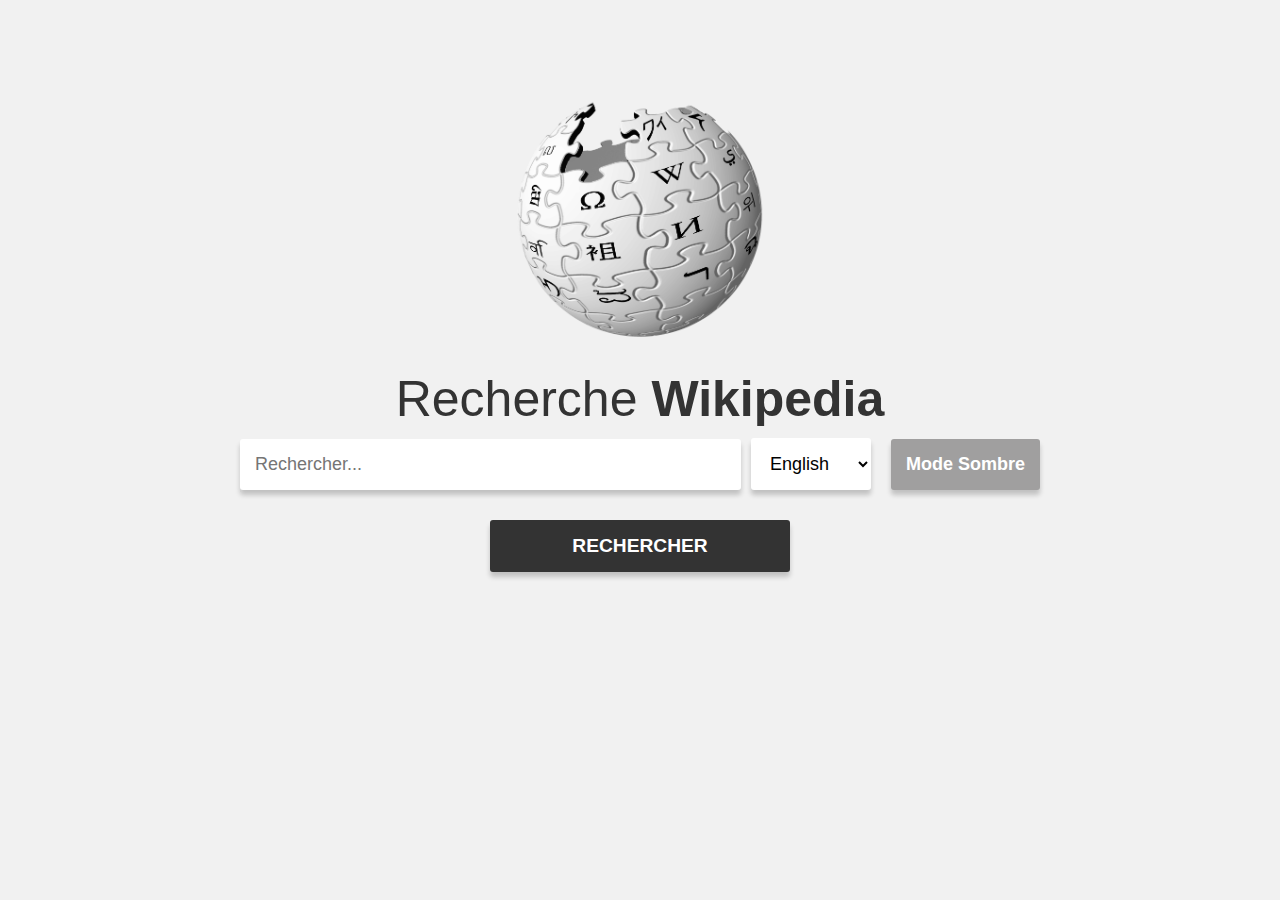
<file: index.html>
<!DOCTYPE html>
<html lang="fr">

<head>
  <meta charset="UTF-8" />
  <meta name="viewport" content="width=device-width, initial-scale=1.0" />
  <title>Wiki Search</title>
  <link rel="stylesheet" href="style.css" />

   <!-- Favicon -->
  <link rel="icon" href="ressources/favicon.ico" type="image/x-icon" />
</head>

<body>
  <!-- Logo de Wikipedia -->
  <img src="ressources/wiki-logo.png" alt="wikipedia logo" class="wiki-logo">

  <!-- Titre de la page -->
  <h1>Recherche <span>Wikipedia</span></h1>

  <!-- Formulaire de recherche -->
  <form>
    <div class="search-container">
      <!-- Champ de saisie pour la recherche -->
      <input type="text" class="search-input" placeholder="Rechercher...">
      
      <!-- Sélecteur de langue -->
      <select class="language-select">
        <option value="en">English</option>
        <option value="fr">Français</option>
        <option value="es">Español</option>
        <!-- Ajouter d'autres langues ici -->
      </select>
      
      <!-- Bouton pour activer/désactiver le mode sombre -->
      <button class="theme-toggle-button">Mode Sombre</button>
    </div>
    <!-- Liste des suggestions de recherche -->
    <div class="suggestions-list"></div>
  </form>

  <!-- Bouton de recherche -->
  <button class="search-button">Rechercher</button>

  <!-- Message d'erreur -->
  <p class="error-msg"></p>
  
  <!-- Zone d'affichage des résultats de recherche -->
  <div class="results-display"></div>
  
  <!-- Loader pour indiquer le chargement -->
  <div class="loader">
    <span class="dot"></span>
    <span class="dot"></span>
    <span class="dot"></span>
  </div>

  <script src="app.js"></script>
</body>

</html>
</file>
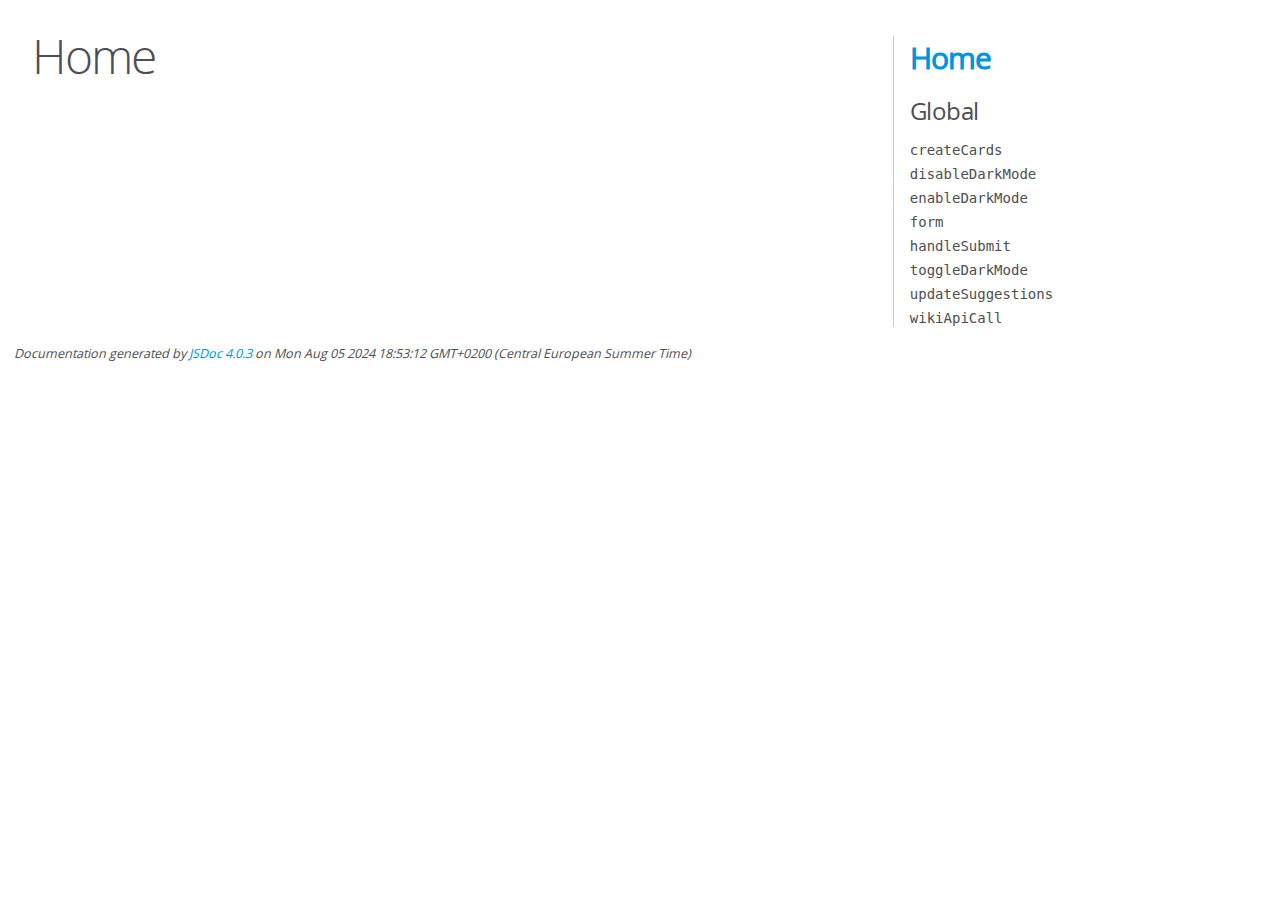
<file: docs/index.html>
<!DOCTYPE html>
<html lang="en">
<head>
    <meta charset="utf-8">
    <title>JSDoc: Home</title>

    <script src="scripts/prettify/prettify.js"> </script>
    <script src="scripts/prettify/lang-css.js"> </script>
    <!--[if lt IE 9]>
      <script src="//html5shiv.googlecode.com/svn/trunk/html5.js"></script>
    <![endif]-->
    <link type="text/css" rel="stylesheet" href="styles/prettify-tomorrow.css">
    <link type="text/css" rel="stylesheet" href="styles/jsdoc-default.css">
</head>

<body>

<div id="main">

    <h1 class="page-title">Home</h1>

    



    


    <h3> </h3>










    









</div>

<nav>
    <h2><a href="index.html">Home</a></h2><h3>Global</h3><ul><li><a href="global.html#createCards">createCards</a></li><li><a href="global.html#disableDarkMode">disableDarkMode</a></li><li><a href="global.html#enableDarkMode">enableDarkMode</a></li><li><a href="global.html#form">form</a></li><li><a href="global.html#handleSubmit">handleSubmit</a></li><li><a href="global.html#toggleDarkMode">toggleDarkMode</a></li><li><a href="global.html#updateSuggestions">updateSuggestions</a></li><li><a href="global.html#wikiApiCall">wikiApiCall</a></li></ul>
</nav>

<br class="clear">

<footer>
    Documentation generated by <a href="https://github.com/jsdoc/jsdoc">JSDoc 4.0.3</a> on Mon Aug 05 2024 18:53:12 GMT+0200 (Central European Summer Time)
</footer>

<script> prettyPrint(); </script>
<script src="scripts/linenumber.js"> </script>
</body>
</html>
</file>
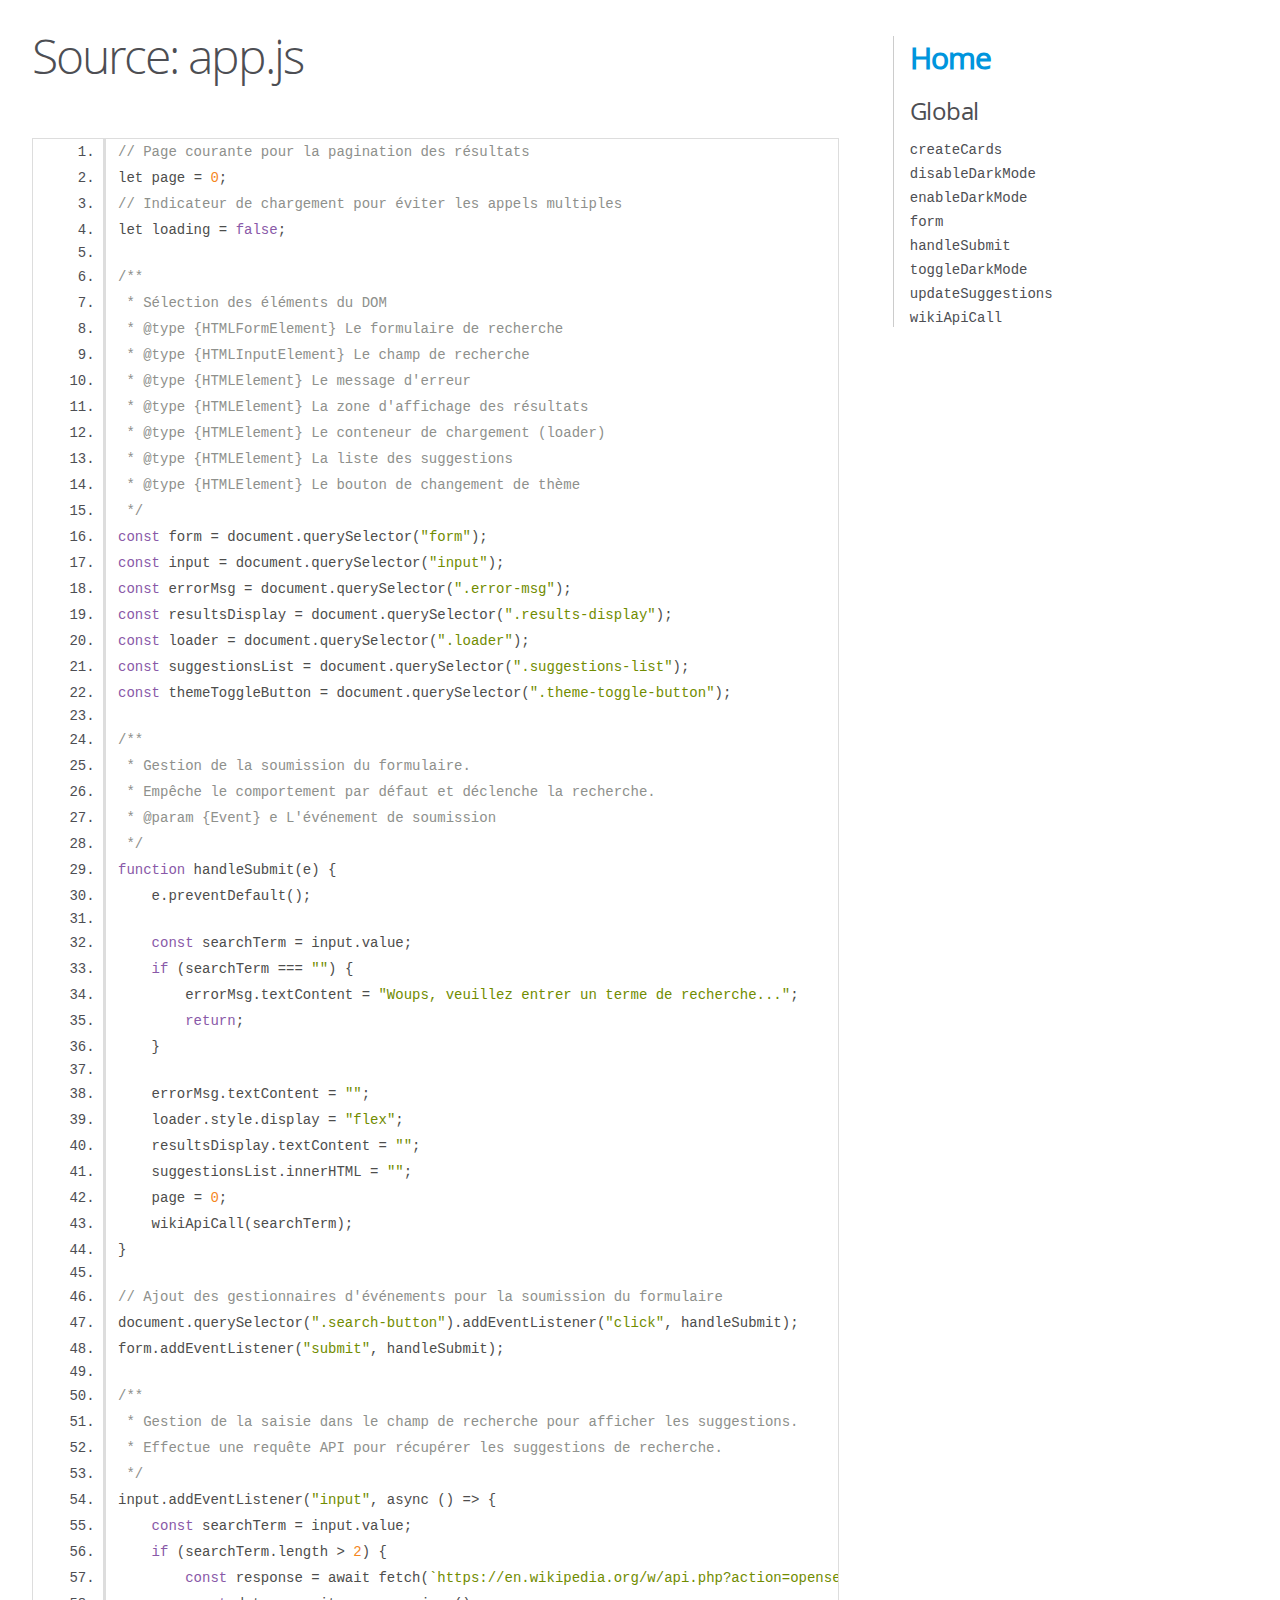
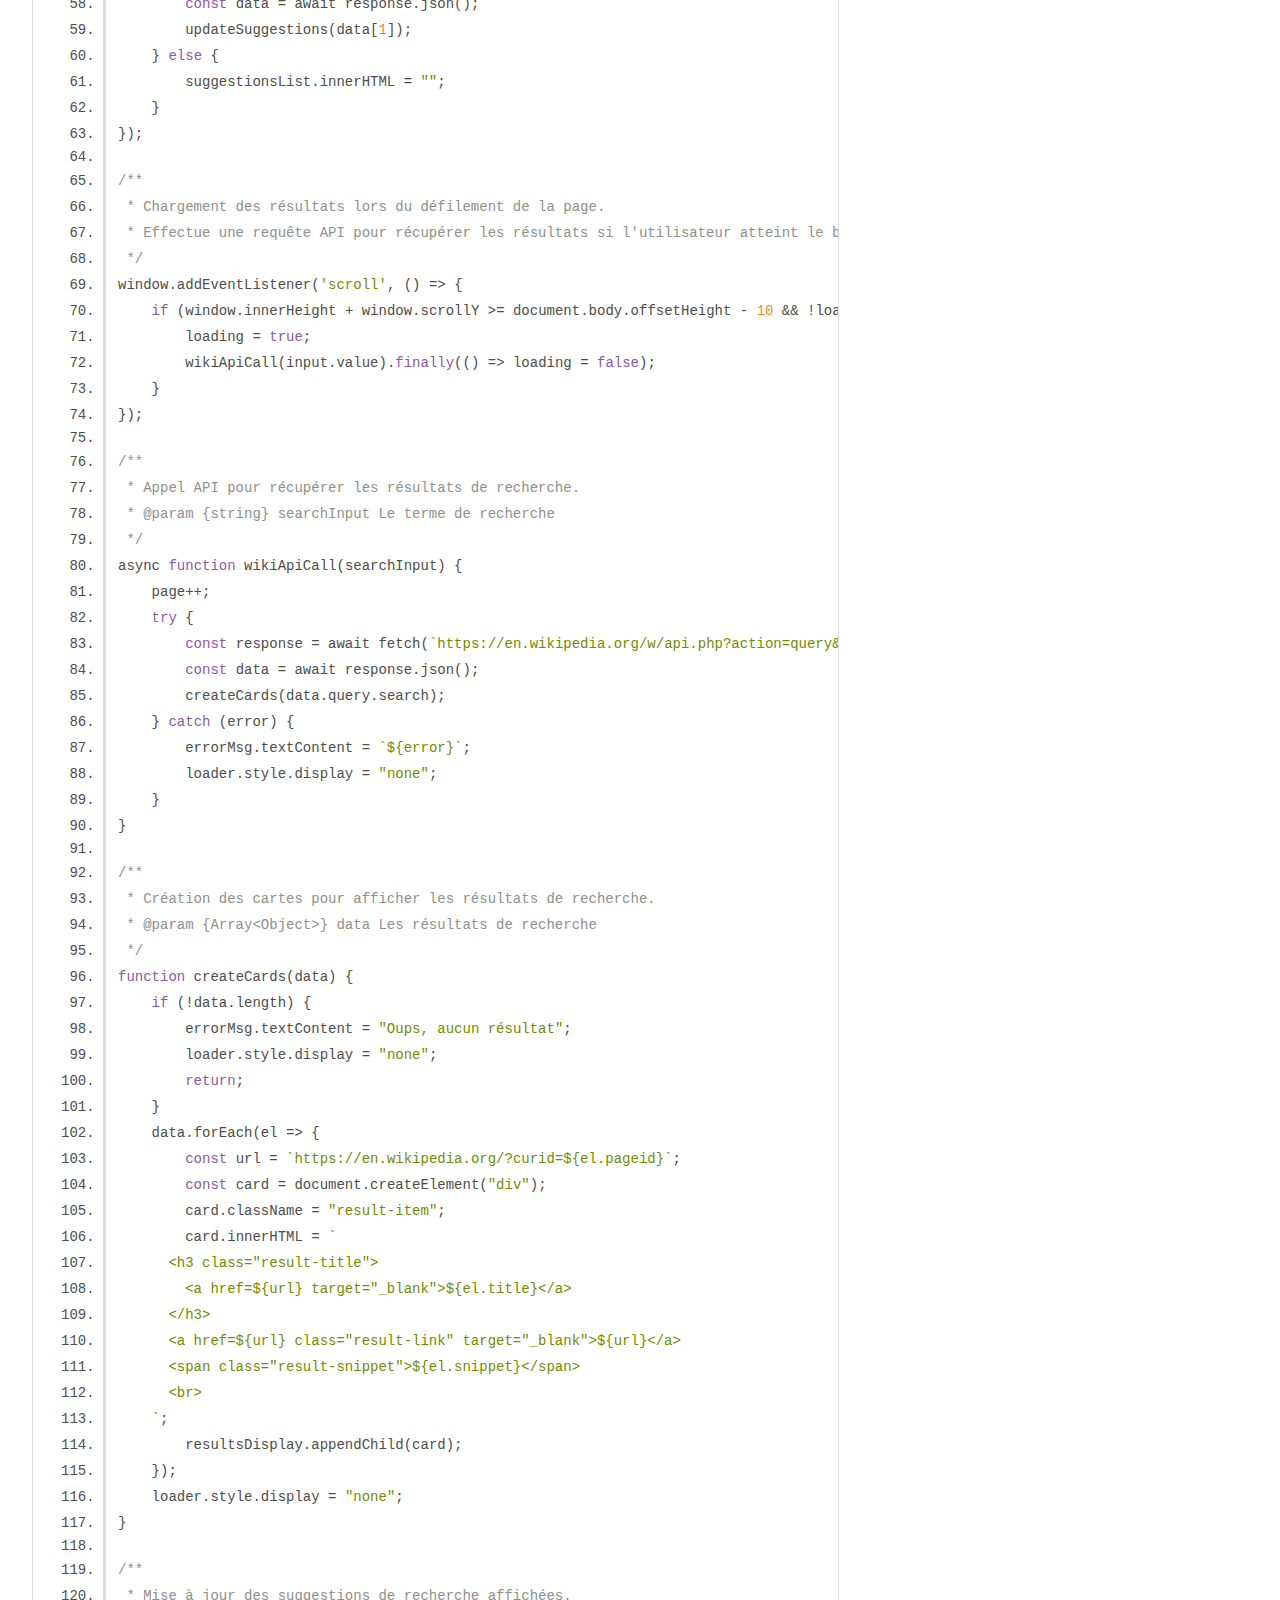
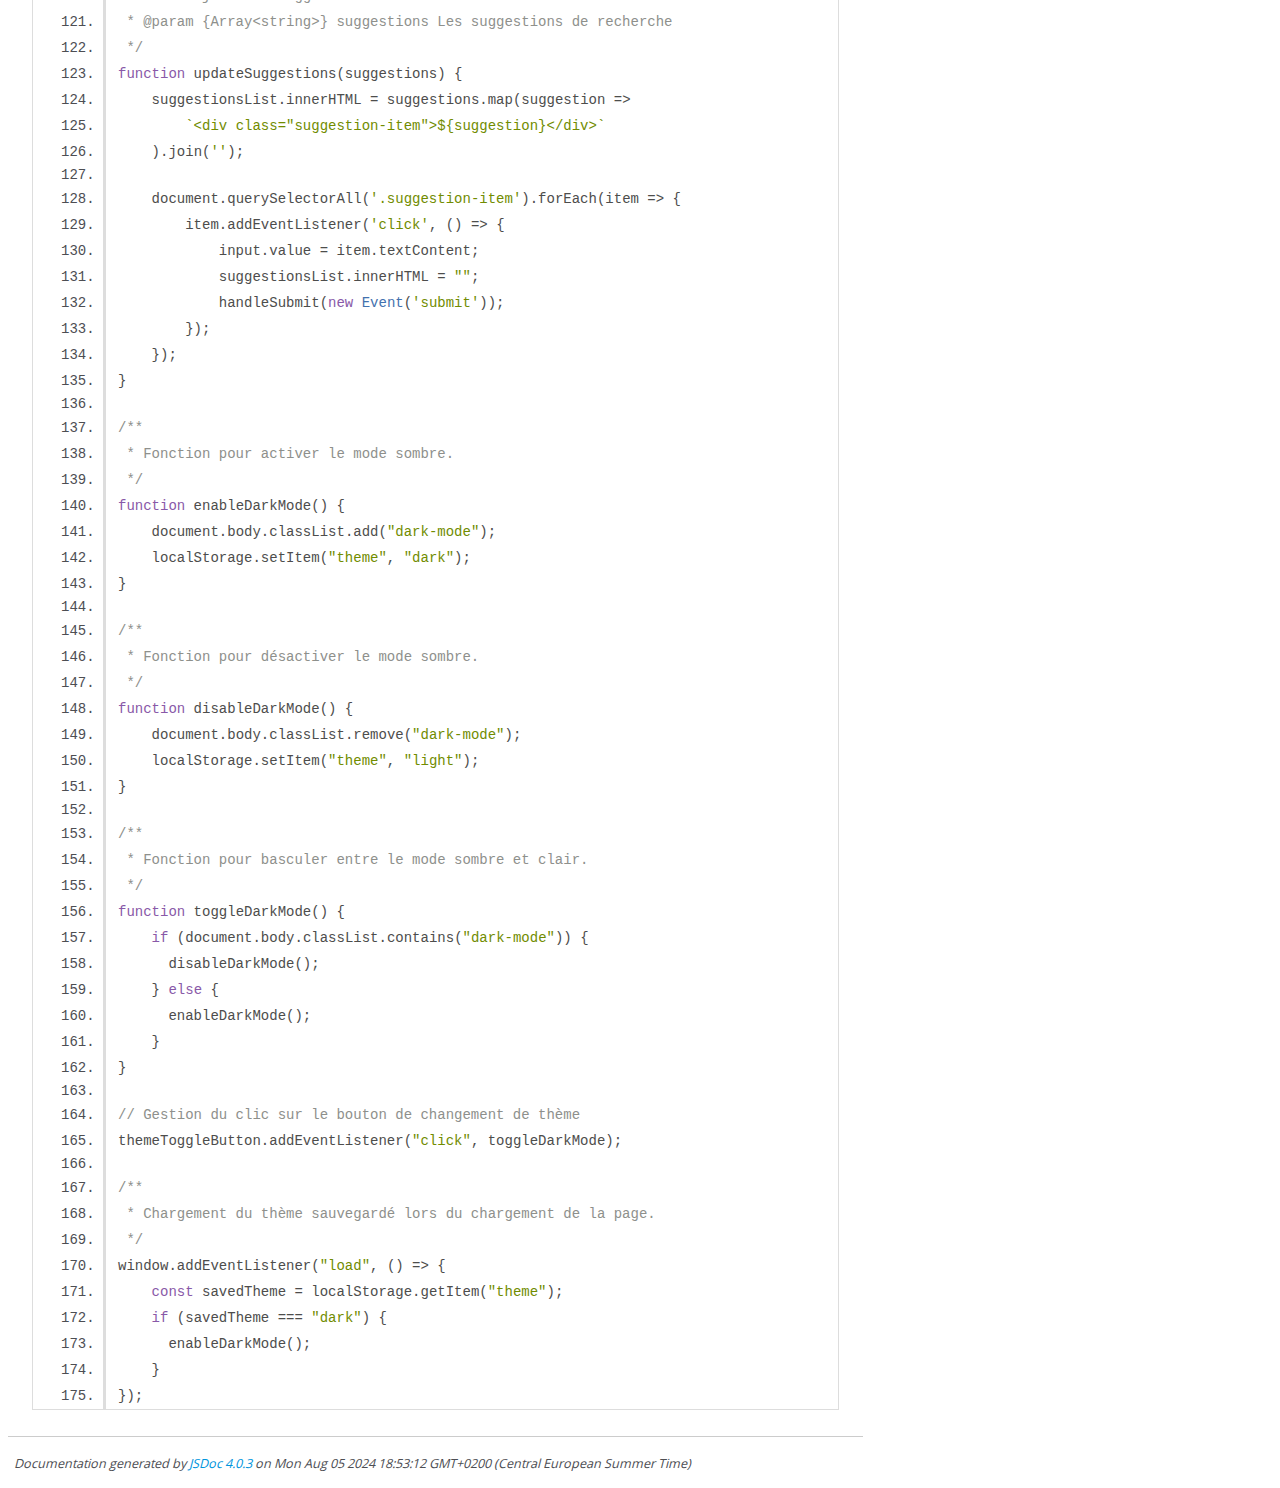
<file: docs/app.js.html>
<!DOCTYPE html>
<html lang="en">
<head>
    <meta charset="utf-8">
    <title>JSDoc: Source: app.js</title>

    <script src="scripts/prettify/prettify.js"> </script>
    <script src="scripts/prettify/lang-css.js"> </script>
    <!--[if lt IE 9]>
      <script src="//html5shiv.googlecode.com/svn/trunk/html5.js"></script>
    <![endif]-->
    <link type="text/css" rel="stylesheet" href="styles/prettify-tomorrow.css">
    <link type="text/css" rel="stylesheet" href="styles/jsdoc-default.css">
</head>

<body>

<div id="main">

    <h1 class="page-title">Source: app.js</h1>

    



    
    <section>
        <article>
            <pre class="prettyprint source linenums"><code>// Page courante pour la pagination des résultats
let page = 0;
// Indicateur de chargement pour éviter les appels multiples
let loading = false;

/**
 * Sélection des éléments du DOM
 * @type {HTMLFormElement} Le formulaire de recherche
 * @type {HTMLInputElement} Le champ de recherche
 * @type {HTMLElement} Le message d'erreur
 * @type {HTMLElement} La zone d'affichage des résultats
 * @type {HTMLElement} Le conteneur de chargement (loader)
 * @type {HTMLElement} La liste des suggestions
 * @type {HTMLElement} Le bouton de changement de thème
 */
const form = document.querySelector("form");
const input = document.querySelector("input");
const errorMsg = document.querySelector(".error-msg");
const resultsDisplay = document.querySelector(".results-display");
const loader = document.querySelector(".loader");
const suggestionsList = document.querySelector(".suggestions-list");
const themeToggleButton = document.querySelector(".theme-toggle-button");

/**
 * Gestion de la soumission du formulaire.
 * Empêche le comportement par défaut et déclenche la recherche.
 * @param {Event} e L'événement de soumission
 */
function handleSubmit(e) {
    e.preventDefault();

    const searchTerm = input.value;
    if (searchTerm === "") {
        errorMsg.textContent = "Woups, veuillez entrer un terme de recherche...";
        return;
    }

    errorMsg.textContent = "";
    loader.style.display = "flex";
    resultsDisplay.textContent = "";
    suggestionsList.innerHTML = ""; 
    page = 0;  
    wikiApiCall(searchTerm);
}

// Ajout des gestionnaires d'événements pour la soumission du formulaire
document.querySelector(".search-button").addEventListener("click", handleSubmit);
form.addEventListener("submit", handleSubmit);

/**
 * Gestion de la saisie dans le champ de recherche pour afficher les suggestions.
 * Effectue une requête API pour récupérer les suggestions de recherche.
 */
input.addEventListener("input", async () => {
    const searchTerm = input.value;
    if (searchTerm.length > 2) {
        const response = await fetch(`https://en.wikipedia.org/w/api.php?action=opensearch&amp;search=${searchTerm}&amp;format=json&amp;origin=*`);
        const data = await response.json();
        updateSuggestions(data[1]);
    } else {
        suggestionsList.innerHTML = "";
    }
});

/**
 * Chargement des résultats lors du défilement de la page.
 * Effectue une requête API pour récupérer les résultats si l'utilisateur atteint le bas de la page.
 */
window.addEventListener('scroll', () => {
    if (window.innerHeight + window.scrollY >= document.body.offsetHeight - 10 &amp;&amp; !loading) {
        loading = true;
        wikiApiCall(input.value).finally(() => loading = false);
    }
});

/**
 * Appel API pour récupérer les résultats de recherche.
 * @param {string} searchInput Le terme de recherche
 */
async function wikiApiCall(searchInput) {
    page++;
    try {
        const response = await fetch(`https://en.wikipedia.org/w/api.php?action=query&amp;list=search&amp;format=json&amp;origin=*&amp;srlimit=20&amp;srsearch=${searchInput}&amp;sroffset=${page * 20}`);
        const data = await response.json();
        createCards(data.query.search);
    } catch (error) {
        errorMsg.textContent = `${error}`;
        loader.style.display = "none";
    }
}

/**
 * Création des cartes pour afficher les résultats de recherche.
 * @param {Array&lt;Object>} data Les résultats de recherche
 */
function createCards(data) {
    if (!data.length) {
        errorMsg.textContent = "Oups, aucun résultat";
        loader.style.display = "none";
        return;
    }
    data.forEach(el => {
        const url = `https://en.wikipedia.org/?curid=${el.pageid}`;
        const card = document.createElement("div");
        card.className = "result-item";
        card.innerHTML = `
      &lt;h3 class="result-title">
        &lt;a href=${url} target="_blank">${el.title}&lt;/a>
      &lt;/h3>
      &lt;a href=${url} class="result-link" target="_blank">${url}&lt;/a>
      &lt;span class="result-snippet">${el.snippet}&lt;/span>
      &lt;br>
    `;
        resultsDisplay.appendChild(card);
    });
    loader.style.display = "none";
}

/**
 * Mise à jour des suggestions de recherche affichées.
 * @param {Array&lt;string>} suggestions Les suggestions de recherche
 */
function updateSuggestions(suggestions) {
    suggestionsList.innerHTML = suggestions.map(suggestion =>
        `&lt;div class="suggestion-item">${suggestion}&lt;/div>`
    ).join('');

    document.querySelectorAll('.suggestion-item').forEach(item => {
        item.addEventListener('click', () => {
            input.value = item.textContent;
            suggestionsList.innerHTML = "";
            handleSubmit(new Event('submit'));  
        });
    });
}

/**
 * Fonction pour activer le mode sombre.
 */
function enableDarkMode() {
    document.body.classList.add("dark-mode");
    localStorage.setItem("theme", "dark");
}

/**
 * Fonction pour désactiver le mode sombre.
 */
function disableDarkMode() {
    document.body.classList.remove("dark-mode");
    localStorage.setItem("theme", "light");
}

/**
 * Fonction pour basculer entre le mode sombre et clair.
 */
function toggleDarkMode() {
    if (document.body.classList.contains("dark-mode")) {
      disableDarkMode();
    } else {
      enableDarkMode();
    }
}

// Gestion du clic sur le bouton de changement de thème
themeToggleButton.addEventListener("click", toggleDarkMode);

/**
 * Chargement du thème sauvegardé lors du chargement de la page.
 */
window.addEventListener("load", () => {
    const savedTheme = localStorage.getItem("theme");
    if (savedTheme === "dark") {
      enableDarkMode();
    }
});
</code></pre>
        </article>
    </section>




</div>

<nav>
    <h2><a href="index.html">Home</a></h2><h3>Global</h3><ul><li><a href="global.html#createCards">createCards</a></li><li><a href="global.html#disableDarkMode">disableDarkMode</a></li><li><a href="global.html#enableDarkMode">enableDarkMode</a></li><li><a href="global.html#form">form</a></li><li><a href="global.html#handleSubmit">handleSubmit</a></li><li><a href="global.html#toggleDarkMode">toggleDarkMode</a></li><li><a href="global.html#updateSuggestions">updateSuggestions</a></li><li><a href="global.html#wikiApiCall">wikiApiCall</a></li></ul>
</nav>

<br class="clear">

<footer>
    Documentation generated by <a href="https://github.com/jsdoc/jsdoc">JSDoc 4.0.3</a> on Mon Aug 05 2024 18:53:12 GMT+0200 (Central European Summer Time)
</footer>

<script> prettyPrint(); </script>
<script src="scripts/linenumber.js"> </script>
</body>
</html>
</file>
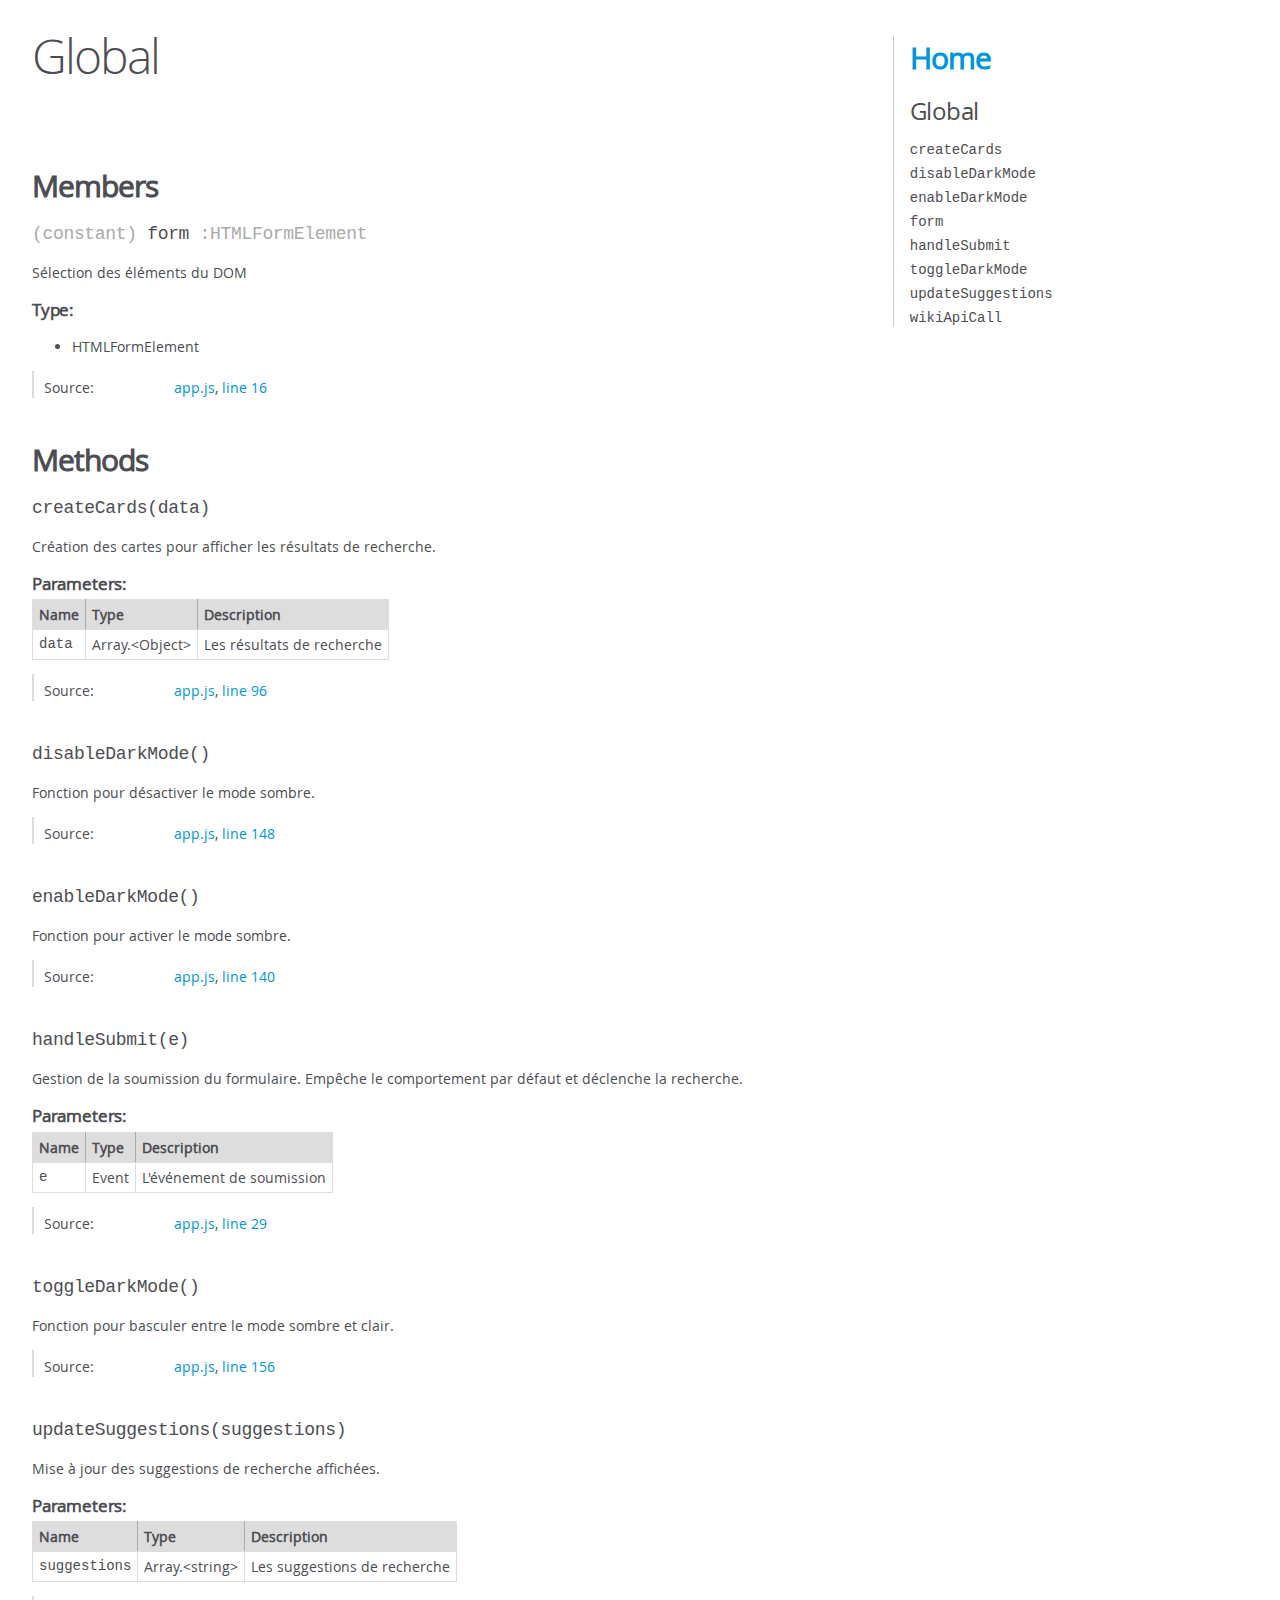
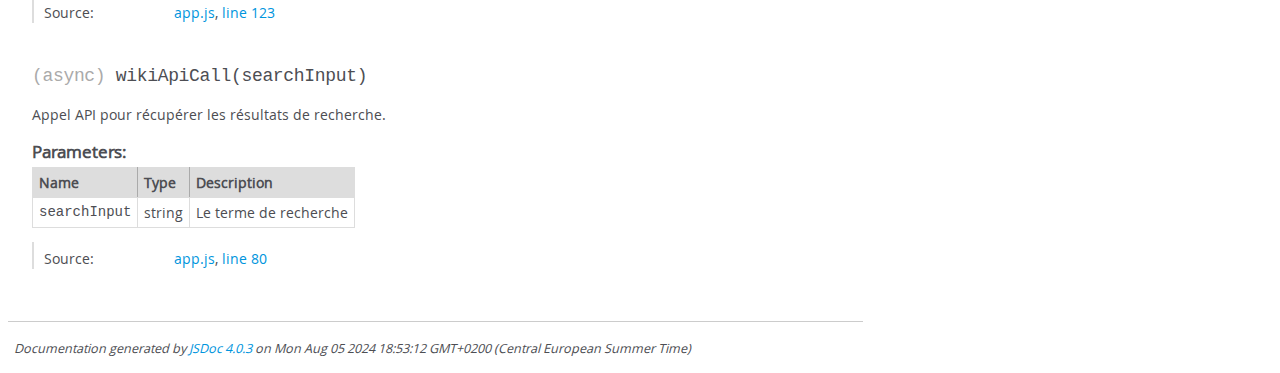
<file: docs/global.html>
<!DOCTYPE html>
<html lang="en">
<head>
    <meta charset="utf-8">
    <title>JSDoc: Global</title>

    <script src="scripts/prettify/prettify.js"> </script>
    <script src="scripts/prettify/lang-css.js"> </script>
    <!--[if lt IE 9]>
      <script src="//html5shiv.googlecode.com/svn/trunk/html5.js"></script>
    <![endif]-->
    <link type="text/css" rel="stylesheet" href="styles/prettify-tomorrow.css">
    <link type="text/css" rel="stylesheet" href="styles/jsdoc-default.css">
</head>

<body>

<div id="main">

    <h1 class="page-title">Global</h1>

    




<section>

<header>
    
        <h2></h2>
        
    
</header>

<article>
    <div class="container-overview">
    
        

        


<dl class="details">

    

    

    

    

    

    

    

    

    

    

    

    

    

    

    

    
</dl>


        
    
    </div>

    

    

    

    

    

    

    
        <h3 class="subsection-title">Members</h3>

        
            
<h4 class="name" id="form"><span class="type-signature">(constant) </span>form<span class="type-signature"> :HTMLFormElement</span></h4>




<div class="description">
    Sélection des éléments du DOM
</div>



    <h5>Type:</h5>
    <ul>
        <li>
            
<span class="param-type">HTMLFormElement</span>


        </li>
    </ul>





<dl class="details">

    

    

    

    

    

    

    

    

    

    

    

    

    
    <dt class="tag-source">Source:</dt>
    <dd class="tag-source"><ul class="dummy"><li>
        <a href="app.js.html">app.js</a>, <a href="app.js.html#line16">line 16</a>
    </li></ul></dd>
    

    

    

    
</dl>






        
    

    
        <h3 class="subsection-title">Methods</h3>

        
            

    

    
    <h4 class="name" id="createCards"><span class="type-signature"></span>createCards<span class="signature">(data)</span><span class="type-signature"></span></h4>
    

    



<div class="description">
    Création des cartes pour afficher les résultats de recherche.
</div>









    <h5>Parameters:</h5>
    

<table class="params">
    <thead>
    <tr>
        
        <th>Name</th>
        

        <th>Type</th>

        

        

        <th class="last">Description</th>
    </tr>
    </thead>

    <tbody>
    

        <tr>
            
                <td class="name"><code>data</code></td>
            

            <td class="type">
            
                
<span class="param-type">Array.&lt;Object></span>


            
            </td>

            

            

            <td class="description last">Les résultats de recherche</td>
        </tr>

    
    </tbody>
</table>






<dl class="details">

    

    

    

    

    

    

    

    

    

    

    

    

    
    <dt class="tag-source">Source:</dt>
    <dd class="tag-source"><ul class="dummy"><li>
        <a href="app.js.html">app.js</a>, <a href="app.js.html#line96">line 96</a>
    </li></ul></dd>
    

    

    

    
</dl>




















        
            

    

    
    <h4 class="name" id="disableDarkMode"><span class="type-signature"></span>disableDarkMode<span class="signature">()</span><span class="type-signature"></span></h4>
    

    



<div class="description">
    Fonction pour désactiver le mode sombre.
</div>













<dl class="details">

    

    

    

    

    

    

    

    

    

    

    

    

    
    <dt class="tag-source">Source:</dt>
    <dd class="tag-source"><ul class="dummy"><li>
        <a href="app.js.html">app.js</a>, <a href="app.js.html#line148">line 148</a>
    </li></ul></dd>
    

    

    

    
</dl>




















        
            

    

    
    <h4 class="name" id="enableDarkMode"><span class="type-signature"></span>enableDarkMode<span class="signature">()</span><span class="type-signature"></span></h4>
    

    



<div class="description">
    Fonction pour activer le mode sombre.
</div>













<dl class="details">

    

    

    

    

    

    

    

    

    

    

    

    

    
    <dt class="tag-source">Source:</dt>
    <dd class="tag-source"><ul class="dummy"><li>
        <a href="app.js.html">app.js</a>, <a href="app.js.html#line140">line 140</a>
    </li></ul></dd>
    

    

    

    
</dl>




















        
            

    

    
    <h4 class="name" id="handleSubmit"><span class="type-signature"></span>handleSubmit<span class="signature">(e)</span><span class="type-signature"></span></h4>
    

    



<div class="description">
    Gestion de la soumission du formulaire.
Empêche le comportement par défaut et déclenche la recherche.
</div>









    <h5>Parameters:</h5>
    

<table class="params">
    <thead>
    <tr>
        
        <th>Name</th>
        

        <th>Type</th>

        

        

        <th class="last">Description</th>
    </tr>
    </thead>

    <tbody>
    

        <tr>
            
                <td class="name"><code>e</code></td>
            

            <td class="type">
            
                
<span class="param-type">Event</span>


            
            </td>

            

            

            <td class="description last">L'événement de soumission</td>
        </tr>

    
    </tbody>
</table>






<dl class="details">

    

    

    

    

    

    

    

    

    

    

    

    

    
    <dt class="tag-source">Source:</dt>
    <dd class="tag-source"><ul class="dummy"><li>
        <a href="app.js.html">app.js</a>, <a href="app.js.html#line29">line 29</a>
    </li></ul></dd>
    

    

    

    
</dl>




















        
            

    

    
    <h4 class="name" id="toggleDarkMode"><span class="type-signature"></span>toggleDarkMode<span class="signature">()</span><span class="type-signature"></span></h4>
    

    



<div class="description">
    Fonction pour basculer entre le mode sombre et clair.
</div>













<dl class="details">

    

    

    

    

    

    

    

    

    

    

    

    

    
    <dt class="tag-source">Source:</dt>
    <dd class="tag-source"><ul class="dummy"><li>
        <a href="app.js.html">app.js</a>, <a href="app.js.html#line156">line 156</a>
    </li></ul></dd>
    

    

    

    
</dl>




















        
            

    

    
    <h4 class="name" id="updateSuggestions"><span class="type-signature"></span>updateSuggestions<span class="signature">(suggestions)</span><span class="type-signature"></span></h4>
    

    



<div class="description">
    Mise à jour des suggestions de recherche affichées.
</div>









    <h5>Parameters:</h5>
    

<table class="params">
    <thead>
    <tr>
        
        <th>Name</th>
        

        <th>Type</th>

        

        

        <th class="last">Description</th>
    </tr>
    </thead>

    <tbody>
    

        <tr>
            
                <td class="name"><code>suggestions</code></td>
            

            <td class="type">
            
                
<span class="param-type">Array.&lt;string></span>


            
            </td>

            

            

            <td class="description last">Les suggestions de recherche</td>
        </tr>

    
    </tbody>
</table>






<dl class="details">

    

    

    

    

    

    

    

    

    

    

    

    

    
    <dt class="tag-source">Source:</dt>
    <dd class="tag-source"><ul class="dummy"><li>
        <a href="app.js.html">app.js</a>, <a href="app.js.html#line123">line 123</a>
    </li></ul></dd>
    

    

    

    
</dl>




















        
            

    

    
    <h4 class="name" id="wikiApiCall"><span class="type-signature">(async) </span>wikiApiCall<span class="signature">(searchInput)</span><span class="type-signature"></span></h4>
    

    



<div class="description">
    Appel API pour récupérer les résultats de recherche.
</div>









    <h5>Parameters:</h5>
    

<table class="params">
    <thead>
    <tr>
        
        <th>Name</th>
        

        <th>Type</th>

        

        

        <th class="last">Description</th>
    </tr>
    </thead>

    <tbody>
    

        <tr>
            
                <td class="name"><code>searchInput</code></td>
            

            <td class="type">
            
                
<span class="param-type">string</span>


            
            </td>

            

            

            <td class="description last">Le terme de recherche</td>
        </tr>

    
    </tbody>
</table>






<dl class="details">

    

    

    

    

    

    

    

    

    

    

    

    

    
    <dt class="tag-source">Source:</dt>
    <dd class="tag-source"><ul class="dummy"><li>
        <a href="app.js.html">app.js</a>, <a href="app.js.html#line80">line 80</a>
    </li></ul></dd>
    

    

    

    
</dl>




















        
    

    

    
</article>

</section>




</div>

<nav>
    <h2><a href="index.html">Home</a></h2><h3>Global</h3><ul><li><a href="global.html#createCards">createCards</a></li><li><a href="global.html#disableDarkMode">disableDarkMode</a></li><li><a href="global.html#enableDarkMode">enableDarkMode</a></li><li><a href="global.html#form">form</a></li><li><a href="global.html#handleSubmit">handleSubmit</a></li><li><a href="global.html#toggleDarkMode">toggleDarkMode</a></li><li><a href="global.html#updateSuggestions">updateSuggestions</a></li><li><a href="global.html#wikiApiCall">wikiApiCall</a></li></ul>
</nav>

<br class="clear">

<footer>
    Documentation generated by <a href="https://github.com/jsdoc/jsdoc">JSDoc 4.0.3</a> on Mon Aug 05 2024 18:53:12 GMT+0200 (Central European Summer Time)
</footer>

<script> prettyPrint(); </script>
<script src="scripts/linenumber.js"> </script>
</body>
</html>
</file>
<file: style.css>
/* Réinitialisation des marges et des bordures pour tous les éléments */
*,
::before,
::after {
  box-sizing: border-box; /* Inclut les bordures et les marges dans la largeur et la hauteur totales des éléments */
  margin: 0;
  padding: 0;
}

/* Styles de base pour le corps de la page */
body {
  min-height: 100vh; /* Assure que le corps prend au moins toute la hauteur de la fenêtre */
  background: #f1f1f1; /* Couleur de fond légère */
  font-family: Arial, Helvetica, sans-serif; /* Police de caractères utilisée */
  padding: clamp(20px, 5vw, 50px) 20px 20px; /* Espacement adaptatif avec un minimum et un maximum */
}

/* Logo de la page wiki */
.wiki-logo {
  width: clamp(100px, 25vw, 250px); /* Largeur adaptable en fonction de la taille de l'écran */
  display: block;
  margin: 50px auto 0; /* Centre le logo horizontalement avec un espace au-dessus */
}

/* Styles pour le titre principal */
h1 {
  font-size: clamp(20px, 5vw, 50px); /* Taille de la police adaptative */
  color: #333; /* Couleur du texte */
  text-align: center; /* Centre le texte */
  margin: 20px 0 10px; /* Espacement au-dessus et au-dessous du titre */
  font-weight: 100; /* Poids de la police léger */
}

h1 span {
  font-weight: 800; /* Poids de la police plus épais pour les parties spécifiques */
}

/* Styles pour le formulaire de recherche */
form {
  max-width: 800px; /* Largeur maximale du formulaire */
  margin: 0 auto 30px; /* Centre le formulaire et ajoute un espace en bas */
}

/* Conteneur pour les éléments de recherche */
.search-container {
  display: flex; /* Utilisation du modèle Flexbox pour l'alignement */
  align-items: center; /* Centre les éléments verticalement */
}

/* Champ de recherche */
input.search-input {
  flex: 1; /* Permet au champ de recherche de prendre toute la place disponible */
  padding: 15px; /* Espacement intérieur */
  font-size: 18px; /* Taille de la police */
  border: none; /* Pas de bordure */
  border-radius: 3px; /* Coins arrondis */
  box-shadow: 0 5px 5px rgba(0, 0, 0, 0.2); /* Ombre portée légère */
  margin-right: 10px; /* Espace à droite du champ de recherche */
}

/* Menu déroulant pour sélectionner la langue */
select.language-select {
  padding: 15px; /* Espacement intérieur */
  font-size: 18px; /* Taille de la police */
  border: none; /* Pas de bordure */
  border-radius: 3px; /* Coins arrondis */
  box-shadow: 0 5px 5px rgba(0, 0, 0, 0.2); /* Ombre portée légère */
  background: #fff; /* Fond blanc */
  margin-right: 20px; /* Espace à droite du menu déroulant */
}

/* Changement de couleur de fond au survol du menu déroulant */
select.language-select:hover {
  background: #f1f1f1; /* Couleur de fond au survol */
}

/* Styles des options du menu déroulant */
select.language-select option {
  background: #fff; /* Fond des options */
  color: #333; /* Couleur du texte */
}

/* Bouton pour changer le thème */
.theme-toggle-button {
  padding: 15px; /* Espacement intérieur */
  font-size: 18px; /* Taille de la police */
  color: #ffffff; /* Couleur du texte */
  background: #a09f9f; /* Couleur de fond */
  border: none; /* Pas de bordure */
  border-radius: 3px; /* Coins arrondis */
  box-shadow: 0 5px 5px rgba(0, 0, 0, 0.2); /* Ombre portée légère */
  cursor: pointer; /* Curseur pointer pour indiquer que c'est cliquable */
  text-align: center; /* Centre le texte */
  display: inline-block; /* Affichage en ligne avec des blocs */
  font-weight: 700; /* Poids de la police plus épais */
}

/* Changement de couleur de fond et de texte au survol du bouton thème */
.theme-toggle-button:hover {
  background-color: #b0b0b0; /* Couleur de fond au survol */
  color: #585858; /* Couleur du texte au survol */
}

/* Liste des suggestions */
.suggestions-list {
  position: absolute; /* Positionnement absolu pour superposer les suggestions */
  max-height: 150px; /* Hauteur maximale */
  overflow-y: auto; /* Ajoute une barre de défilement si nécessaire */
  background: #fff; /* Fond blanc */
  border: 1px solid #ccc; /* Bordure légère */
  border-radius: 3px; /* Coins arrondis */
  z-index: 1000; /* Assure que la liste est au-dessus des autres éléments */
}

/* Éléments de la liste des suggestions */
.suggestion-item {
  padding: 10px; /* Espacement intérieur */
  cursor: pointer; /* Curseur pointer pour indiquer que c'est cliquable */
}

/* Changement de couleur de fond au survol des éléments de la liste */
.suggestion-item:hover {
  background: #f1f1f1; /* Couleur de fond au survol */
}

/* Bouton de recherche */
.search-button {
  display: block; /* Affichage en bloc pour prendre toute la largeur */
  width: 100%; /* Prend toute la largeur disponible */
  max-width: 300px; /* Largeur maximale */
  padding: 15px; /* Espacement intérieur */
  font-size: 1.2rem; /* Taille de la police */
  text-transform: uppercase; /* Met le texte en majuscules */
  font-weight: 700; /* Poids de la police plus épais */
  color: #fff; /* Couleur du texte */
  background: #333; /* Couleur de fond */
  border: none; /* Pas de bordure */
  border-radius: 3px; /* Coins arrondis */
  box-shadow: 0 5px 5px rgba(0, 0, 0, 0.2); /* Ombre portée légère */
  cursor: pointer; /* Curseur pointer pour indiquer que c'est cliquable */
  margin: 20px auto 0; /* Centrage horizontal avec un espace au-dessus */
  text-align: center; /* Centre le texte */
  overflow: hidden; /* Masque le texte qui dépasse */
  text-overflow: ellipsis; /* Ajoute des points de suspension si le texte dépasse */
  white-space: nowrap; /* Empêche le retour à la ligne du texte */
}

/* Changement de couleur de fond au survol du bouton de recherche */
.search-button:hover {
  background-color: #50575e; /* Couleur de fond au survol */
}

/* Message d'erreur */
.error-msg {
  text-align: center; /* Centre le texte */
  color: #454545; /* Couleur du texte */
  margin-top: 30px; /* Espace au-dessus */
  font-size: 20px; /* Taille de la police */
  font-weight: 700; /* Poids de la police plus épais */
}

/* Conteneur des résultats de recherche */
.results-display {
  max-width: 600px; /* Largeur maximale */
  margin: 70px auto; /* Centrage horizontal avec un espace au-dessus */
}

/* Loader pour l'indication de chargement */
.loader {
  display: none; /* Caché par défaut */
  justify-content: center; /* Centre le loader */
}

/* Points du loader */
.dot {
  width: 15px; /* Largeur du point */
  height: 15px; /* Hauteur du point */
  border-radius: 50%; /* Forme ronde */
  background: #111; /* Couleur de fond */
  margin: 0 3px; /* Espacement entre les points */
  animation: load 0.3s infinite ease-out alternate; /* Animation de chargement */
}

/* Animation des points du loader */
.dot:nth-child(2) {
  animation-delay: 0.1s; /* Délai pour le deuxième point */
}

.dot:nth-child(3) {
  animation-delay: 0.2s; /* Délai pour le troisième point */
}

@keyframes load {
  to {
    transform: translateY(10px); /* Animation de déplacement vers le bas */
  }
}

/* Styles pour les éléments de résultat */
.result-item {
  margin-bottom: 20px; /* Espace en bas de chaque élément */
}

/* Titre du résultat */
.result-title {
  font-size: 22px; /* Taille de la police */
}

/* Liens dans le titre du résultat */
.result-title a {
  color: #312f2f; /* Couleur du texte */
  text-decoration: none; /* Pas de soulignement */
}

/* Changement de couleur du lien au survol ou au focus */
.result-title a:hover,
.result-title a:focus {
  color: #7d7d7d; /* Couleur du texte au survol */
}

/* Extrait du résultat */
.result-snippet {
  font-size: 15px; /* Taille de la police */
  color: #444; /* Couleur du texte */
}

/* Liens dans les résultats */
.result-link {
  color: #006621; /* Couleur du texte */
  text-decoration: none; /* Pas de soulignement */
  display: block; /* Affichage en bloc */
  overflow-wrap: break-word; /* Gère le retour à la ligne pour les longs mots */
}

/* Styles pour le mode sombre */
body.dark-mode {
  background: #121212; /* Couleur de fond sombre */
  color: #e0e0e0; /* Couleur du texte clair */
}

/* Couleurs du titre en mode sombre */
body.dark-mode h1 {
  color: #e0e0e0;
}

/* Styles du message d'erreur en mode sombre */
body.dark-mode .error-msg {
  color: #e0e0e0; /* Couleur du texte clair */
  border-radius: 3px; /* Coins arrondis */
  padding: 15px; /* Espacement intérieur */
}

/* Styles des champs de recherche et boutons en mode sombre */
body.dark-mode .search-input,
body.dark-mode .language-select,
body.dark-mode .search-button,
body.dark-mode .theme-toggle-button {
  background: #333; /* Couleur de fond sombre */
  color: #e0e0e0; /* Couleur du texte clair */
  border: 1px solid #444; /* Bordure sombre */
}

/* Couleur des espaces réservés et options en mode sombre */
body.dark-mode .search-input::placeholder,
body.dark-mode .language-select option {
  color: #e0e0e0; /* Couleur du texte clair */
}

/* Changement de couleur de fond des boutons au survol en mode sombre */
body.dark-mode .search-button:hover,
body.dark-mode .theme-toggle-button:hover {
  background-color: #50575e; /* Couleur de fond au survol */
}

/* Couleur des liens dans les résultats en mode sombre */
body.dark-mode .result-title a {
  color: #e0e0e0; /* Couleur du texte clair */
}

/* Changement de couleur des liens au survol ou au focus en mode sombre */
body.dark-mode .result-title a:hover,
body.dark-mode .result-title a:focus {
  color: #6b6969; /* Couleur du texte au survol */
}

/* Styles des éléments de suggestion en mode sombre */
body.dark-mode .suggestion-item {
  color: #444; /* Couleur du texte */
}

/* Changement de couleur de fond au survol des éléments de suggestion en mode sombre */
body.dark-mode .suggestion-item:hover {
  background: #444; /* Couleur de fond sombre */
  color: #e0e0e0; /* Couleur du texte clair */
}

/* Styles du menu déroulant en mode sombre */
body.dark-mode .language-select {
  color: #ffffff; /* Couleur du texte clair */
}

/* Changement de couleur de fond et de texte du menu déroulant au survol en mode sombre */
body.dark-mode .language-select:hover {
  background: #a4a4a4; /* Couleur de fond au survol */
  color: #000000; /* Couleur du texte au survol */
}

/* Styles du bouton de changement de thème en mode sombre */
body.dark-mode .theme-toggle-button {
  background: #585858; /* Couleur de fond sombre */
}

/* Réglages pour les petits écrans */
@media (max-width: 768px) {
  .search-button {
    font-size: 1rem; /* Taille de la police réduite */
    padding: 12px; /* Espacement intérieur réduit */
    max-width: 250px; /* Largeur maximale réduite */
  }
}

/* Réglages pour les très petits écrans */
@media (max-width: 600px) {
  .search-container {
    flex-direction: column; /* Dispose les éléments en colonne */
    align-items: center; /* Centre les éléments horizontalement */
    gap: 10px; /* Espace entre les éléments */
  }
  .search-input {
    width: 100%; /* Prend toute la largeur disponible */
    margin-right: 0; /* Supprime l'espace à droite */
  }
  .language-select {
    width: 100%; /* Prend toute la largeur disponible */
    margin-right: 0; /* Supprime l'espace à droite */
    margin-bottom: 10px; /* Ajoute un espace en bas */
  }
  .theme-toggle-button {
    width: 100%; /* Prend toute la largeur disponible */
    margin-bottom: 10px; /* Ajoute un espace en bas */
  }
  .search-button {
    font-size: 0.9rem; /* Taille de la police réduite */
    padding: 10px; /* Espacement intérieur réduit */
    max-width: 200px; /* Largeur maximale réduite */
  }
}

/* Réglages pour les très petits écrans (téléphones) */
@media (max-width: 400px) {
  .search-button {
    font-size: 0.8rem; /* Taille de la police encore plus réduite */
    padding: 8px; /* Espacement intérieur encore plus réduit */
    max-width: 150px; /* Largeur maximale encore plus réduite */
  }
}
</file>
<file: docs/styles/prettify-tomorrow.css>
/* Tomorrow Theme */
/* Original theme - https://github.com/chriskempson/tomorrow-theme */
/* Pretty printing styles. Used with prettify.js. */
/* SPAN elements with the classes below are added by prettyprint. */
/* plain text */
.pln {
  color: #4d4d4c; }

@media screen {
  /* string content */
  .str {
    color: #718c00; }

  /* a keyword */
  .kwd {
    color: #8959a8; }

  /* a comment */
  .com {
    color: #8e908c; }

  /* a type name */
  .typ {
    color: #4271ae; }

  /* a literal value */
  .lit {
    color: #f5871f; }

  /* punctuation */
  .pun {
    color: #4d4d4c; }

  /* lisp open bracket */
  .opn {
    color: #4d4d4c; }

  /* lisp close bracket */
  .clo {
    color: #4d4d4c; }

  /* a markup tag name */
  .tag {
    color: #c82829; }

  /* a markup attribute name */
  .atn {
    color: #f5871f; }

  /* a markup attribute value */
  .atv {
    color: #3e999f; }

  /* a declaration */
  .dec {
    color: #f5871f; }

  /* a variable name */
  .var {
    color: #c82829; }

  /* a function name */
  .fun {
    color: #4271ae; } }
/* Use higher contrast and text-weight for printable form. */
@media print, projection {
  .str {
    color: #060; }

  .kwd {
    color: #006;
    font-weight: bold; }

  .com {
    color: #600;
    font-style: italic; }

  .typ {
    color: #404;
    font-weight: bold; }

  .lit {
    color: #044; }

  .pun, .opn, .clo {
    color: #440; }

  .tag {
    color: #006;
    font-weight: bold; }

  .atn {
    color: #404; }

  .atv {
    color: #060; } }
/* Style */
/*
pre.prettyprint {
  background: white;
  font-family: Consolas, Monaco, 'Andale Mono', monospace;
  font-size: 12px;
  line-height: 1.5;
  border: 1px solid #ccc;
  padding: 10px; }
*/

/* Specify class=linenums on a pre to get line numbering */
ol.linenums {
  margin-top: 0;
  margin-bottom: 0; }

/* IE indents via margin-left */
li.L0,
li.L1,
li.L2,
li.L3,
li.L4,
li.L5,
li.L6,
li.L7,
li.L8,
li.L9 {
  /* */ }

/* Alternate shading for lines */
li.L1,
li.L3,
li.L5,
li.L7,
li.L9 {
  /* */ }
</file>
<file: docs/styles/jsdoc-default.css>
@font-face {
    font-family: 'Open Sans';
    font-weight: normal;
    font-style: normal;
    src: url('../fonts/OpenSans-Regular-webfont.eot');
    src:
        local('Open Sans'),
        local('OpenSans'),
        url('../fonts/OpenSans-Regular-webfont.eot?#iefix') format('embedded-opentype'),
        url('../fonts/OpenSans-Regular-webfont.woff') format('woff'),
        url('../fonts/OpenSans-Regular-webfont.svg#open_sansregular') format('svg');
}

@font-face {
    font-family: 'Open Sans Light';
    font-weight: normal;
    font-style: normal;
    src: url('../fonts/OpenSans-Light-webfont.eot');
    src:
        local('Open Sans Light'),
        local('OpenSans Light'),
        url('../fonts/OpenSans-Light-webfont.eot?#iefix') format('embedded-opentype'),
        url('../fonts/OpenSans-Light-webfont.woff') format('woff'),
        url('../fonts/OpenSans-Light-webfont.svg#open_sanslight') format('svg');
}

html
{
    overflow: auto;
    background-color: #fff;
    font-size: 14px;
}

body
{
    font-family: 'Open Sans', sans-serif;
    line-height: 1.5;
    color: #4d4e53;
    background-color: white;
}

a, a:visited, a:active {
    color: #0095dd;
    text-decoration: none;
}

a:hover {
    text-decoration: underline;
}

header
{
    display: block;
    padding: 0px 4px;
}

tt, code, kbd, samp {
    font-family: Consolas, Monaco, 'Andale Mono', monospace;
}

.class-description {
    font-size: 130%;
    line-height: 140%;
    margin-bottom: 1em;
    margin-top: 1em;
}

.class-description:empty {
    margin: 0;
}

#main {
    float: left;
    width: 70%;
}

article dl {
    margin-bottom: 40px;
}

article img {
  max-width: 100%;
}

section
{
    display: block;
    background-color: #fff;
    padding: 12px 24px;
    border-bottom: 1px solid #ccc;
    margin-right: 30px;
}

.variation {
    display: none;
}

.signature-attributes {
    font-size: 60%;
    color: #aaa;
    font-style: italic;
    font-weight: lighter;
}

nav
{
    display: block;
    float: right;
    margin-top: 28px;
    width: 30%;
    box-sizing: border-box;
    border-left: 1px solid #ccc;
    padding-left: 16px;
}

nav ul {
    font-family: 'Lucida Grande', 'Lucida Sans Unicode', arial, sans-serif;
    font-size: 100%;
    line-height: 17px;
    padding: 0;
    margin: 0;
    list-style-type: none;
}

nav ul a, nav ul a:visited, nav ul a:active {
    font-family: Consolas, Monaco, 'Andale Mono', monospace;
    line-height: 18px;
    color: #4D4E53;
}

nav h3 {
    margin-top: 12px;
}

nav li {
    margin-top: 6px;
}

footer {
    display: block;
    padding: 6px;
    margin-top: 12px;
    font-style: italic;
    font-size: 90%;
}

h1, h2, h3, h4 {
    font-weight: 200;
    margin: 0;
}

h1
{
    font-family: 'Open Sans Light', sans-serif;
    font-size: 48px;
    letter-spacing: -2px;
    margin: 12px 24px 20px;
}

h2, h3.subsection-title
{
    font-size: 30px;
    font-weight: 700;
    letter-spacing: -1px;
    margin-bottom: 12px;
}

h3
{
    font-size: 24px;
    letter-spacing: -0.5px;
    margin-bottom: 12px;
}

h4
{
    font-size: 18px;
    letter-spacing: -0.33px;
    margin-bottom: 12px;
    color: #4d4e53;
}

h5, .container-overview .subsection-title
{
    font-size: 120%;
    font-weight: bold;
    letter-spacing: -0.01em;
    margin: 8px 0 3px 0;
}

h6
{
    font-size: 100%;
    letter-spacing: -0.01em;
    margin: 6px 0 3px 0;
    font-style: italic;
}

table
{
    border-spacing: 0;
    border: 0;
    border-collapse: collapse;
}

td, th
{
    border: 1px solid #ddd;
    margin: 0px;
    text-align: left;
    vertical-align: top;
    padding: 4px 6px;
    display: table-cell;
}

thead tr
{
    background-color: #ddd;
    font-weight: bold;
}

th { border-right: 1px solid #aaa; }
tr > th:last-child { border-right: 1px solid #ddd; }

.ancestors, .attribs { color: #999; }
.ancestors a, .attribs a
{
    color: #999 !important;
    text-decoration: none;
}

.clear
{
    clear: both;
}

.important
{
    font-weight: bold;
    color: #950B02;
}

.yes-def {
    text-indent: -1000px;
}

.type-signature {
    color: #aaa;
}

.name, .signature {
    font-family: Consolas, Monaco, 'Andale Mono', monospace;
}

.details { margin-top: 14px; border-left: 2px solid #DDD; }
.details dt { width: 120px; float: left; padding-left: 10px;  padding-top: 6px; }
.details dd { margin-left: 70px; }
.details ul { margin: 0; }
.details ul { list-style-type: none; }
.details li { margin-left: 30px; padding-top: 6px; }
.details pre.prettyprint { margin: 0 }
.details .object-value { padding-top: 0; }

.description {
    margin-bottom: 1em;
    margin-top: 1em;
}

.code-caption
{
    font-style: italic;
    font-size: 107%;
    margin: 0;
}

.source
{
    border: 1px solid #ddd;
    width: 80%;
    overflow: auto;
}

.prettyprint.source {
    width: inherit;
}

.source code
{
    font-size: 100%;
    line-height: 18px;
    display: block;
    padding: 4px 12px;
    margin: 0;
    background-color: #fff;
    color: #4D4E53;
}

.prettyprint code span.line
{
  display: inline-block;
}

.prettyprint.linenums
{
  padding-left: 70px;
  -webkit-user-select: none;
  -moz-user-select: none;
  -ms-user-select: none;
  user-select: none;
}

.prettyprint.linenums ol
{
  padding-left: 0;
}

.prettyprint.linenums li
{
  border-left: 3px #ddd solid;
}

.prettyprint.linenums li.selected,
.prettyprint.linenums li.selected *
{
  background-color: lightyellow;
}

.prettyprint.linenums li *
{
  -webkit-user-select: text;
  -moz-user-select: text;
  -ms-user-select: text;
  user-select: text;
}

.params .name, .props .name, .name code {
    color: #4D4E53;
    font-family: Consolas, Monaco, 'Andale Mono', monospace;
    font-size: 100%;
}

.params td.description > p:first-child,
.props td.description > p:first-child
{
    margin-top: 0;
    padding-top: 0;
}

.params td.description > p:last-child,
.props td.description > p:last-child
{
    margin-bottom: 0;
    padding-bottom: 0;
}

.disabled {
    color: #454545;
}
</file>
